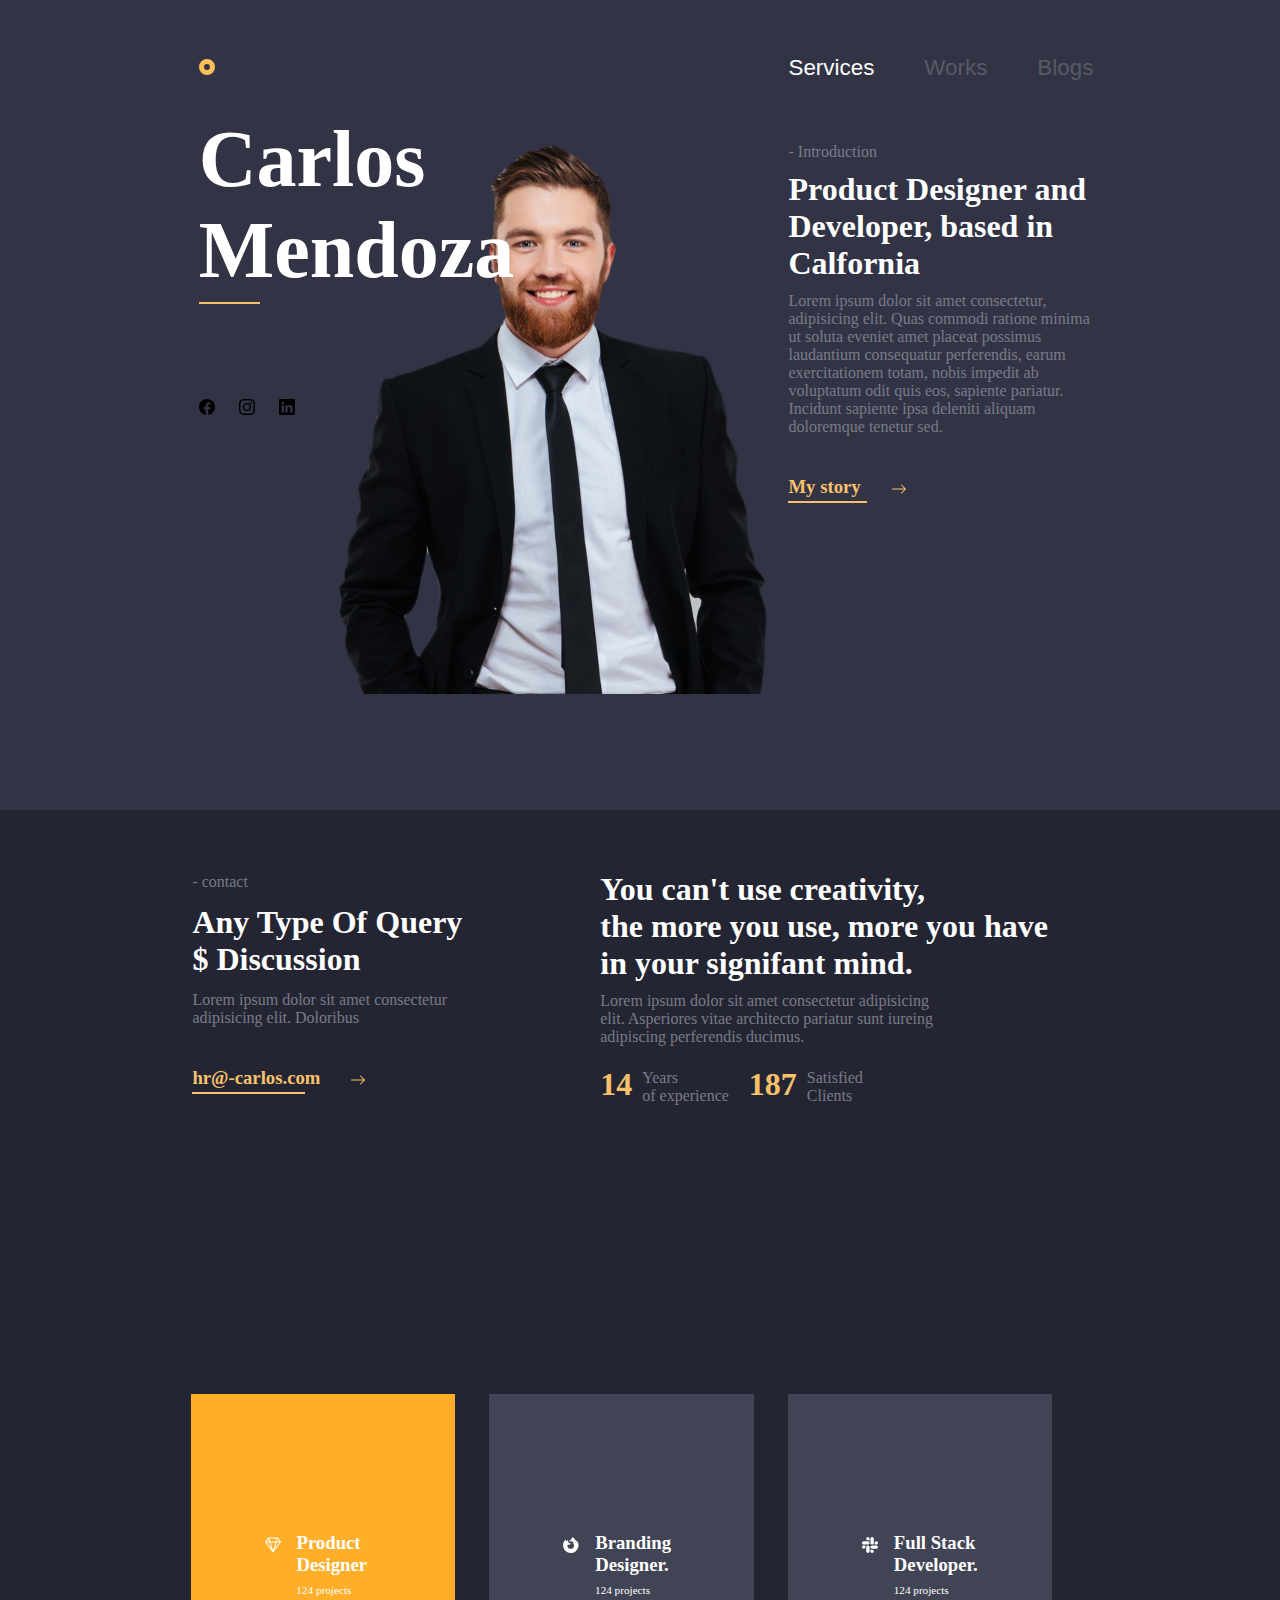
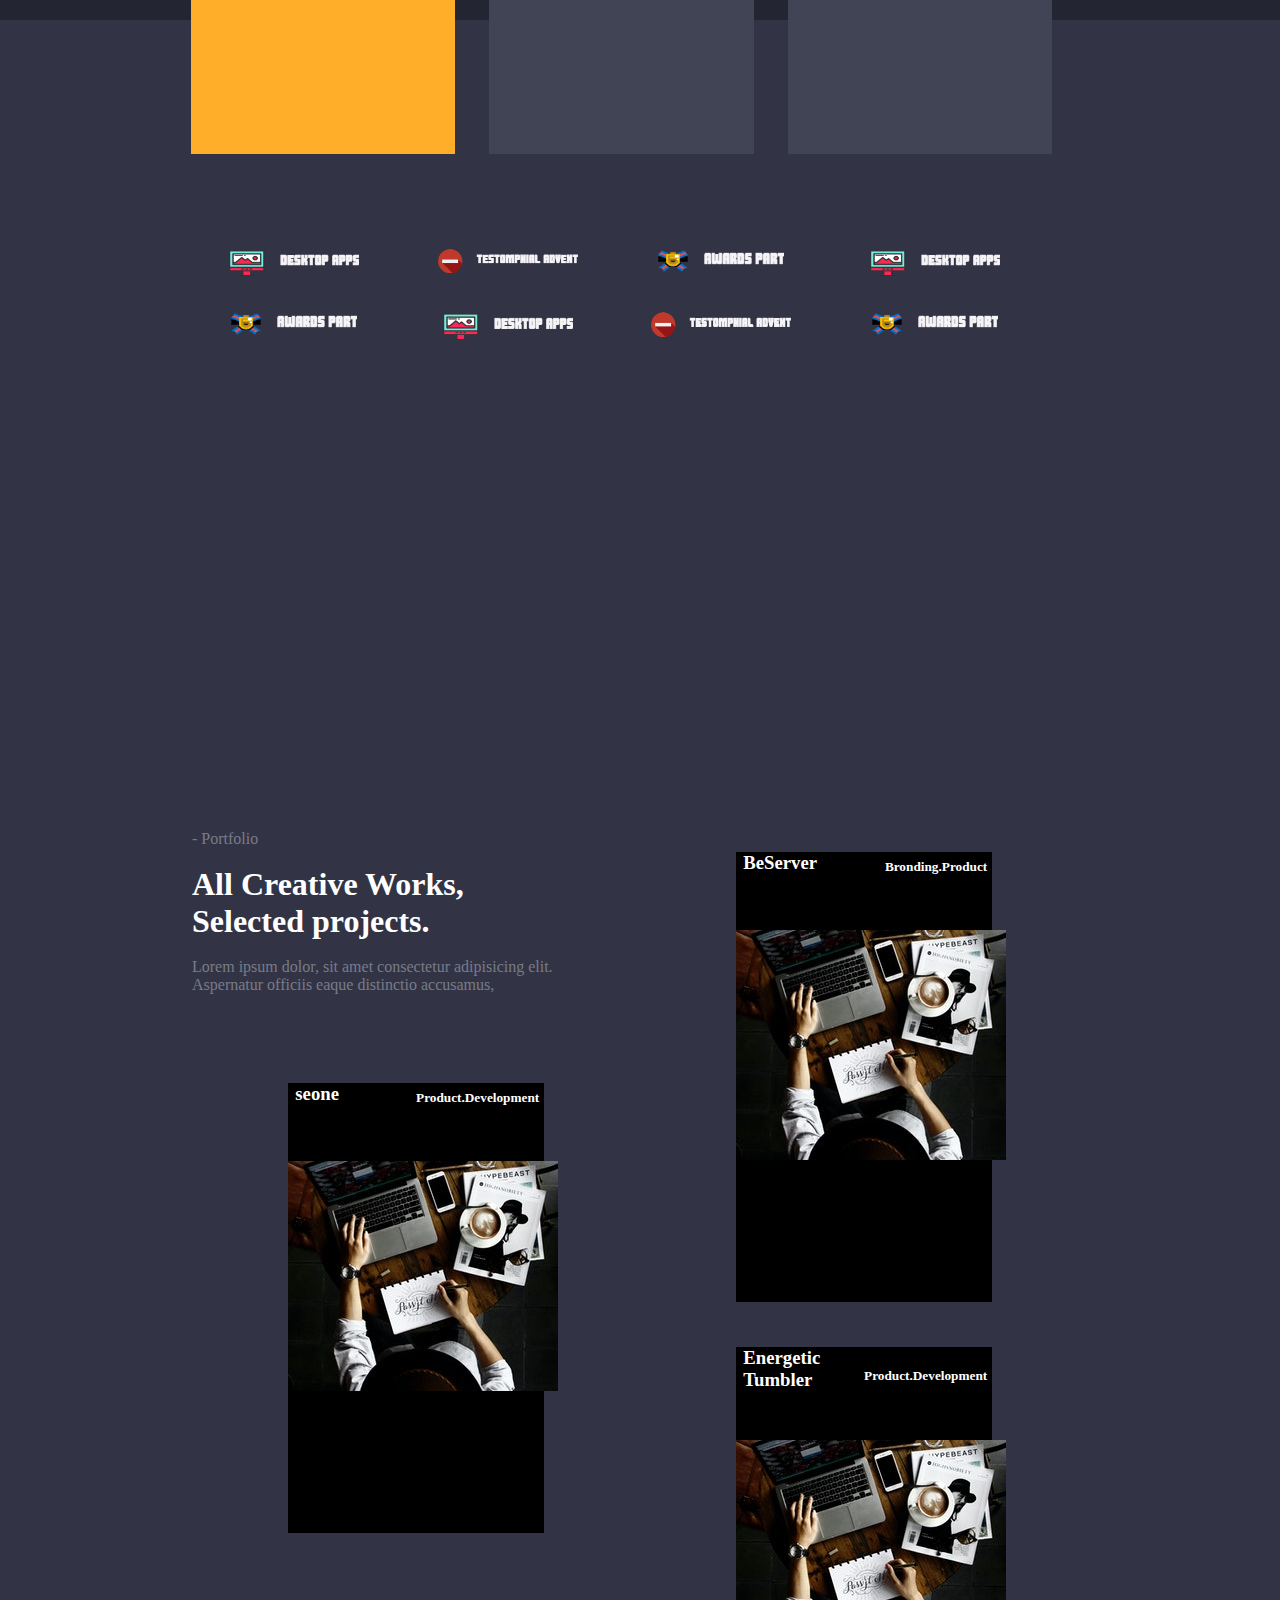
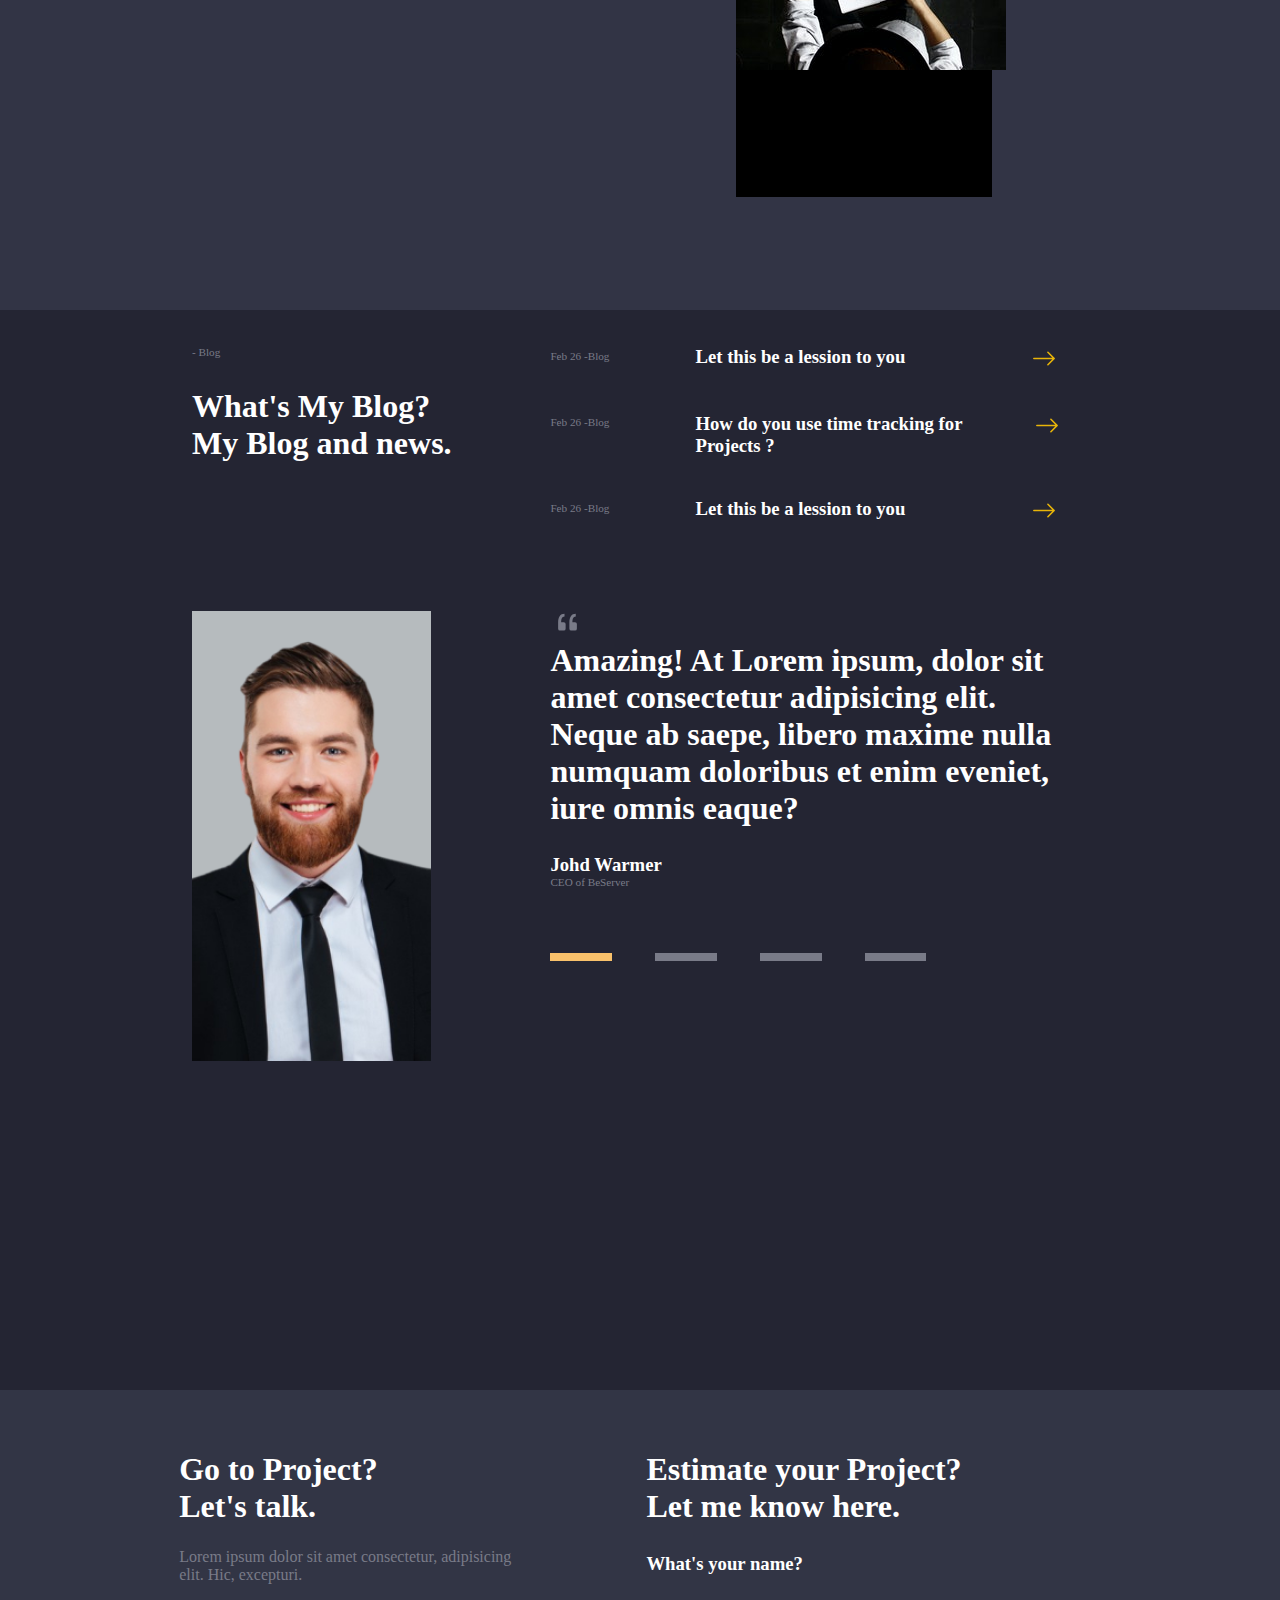
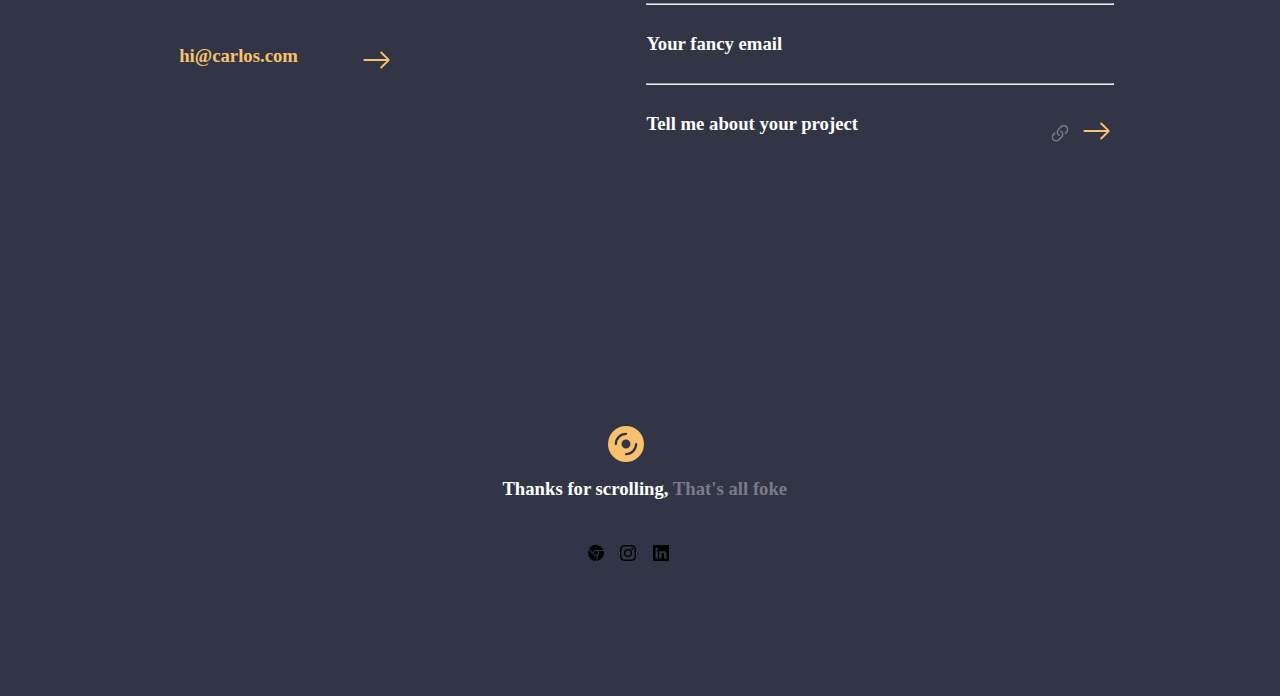
<file: Task_2/index.html>
<!DOCTYPE html>
<html lang="en">

<head>
    <meta charset="UTF-8">
    <meta http-equiv="X-UA-Compatible" content="IE=edge">
    <meta name="viewport" content="width=device-width, initial-scale=1.0">
    <title>OIBSIP</title>
    <link rel="stylesheet" href="index.css">
</head>

<body>

</body>
<div id="section">
    <div class="box">
        <div class="box_one" id="box_one_img">
            <div class="box_data">
                <div class="icon">
                    <svg xmlns="http://www.w3.org/2000/svg" width="16" height="16" fill="currentColor"
                        class="bi bi-record-circle-fill icon_circle" viewBox="0 0 16 16">
                        <path d="M16 8A8 8 0 1 1 0 8a8 8 0 0 1 16 0zm-8 3a3 3 0 1 0 0-6 3 3 0 0 0 0 6z" />
                    </svg>
                </div>
                <h1>Carlos<br>Mendoza</h1>
                <hr>
                <div class="social_box">
                    <div class="social_icons">
                        <svg xmlns="http://www.w3.org/2000/svg" width="16" height="16" fill="currentColor"
                            class="bi bi-facebook" viewBox="0 0 16 16">
                            <path
                                d="M16 8.049c0-4.446-3.582-8.05-8-8.05C3.58 0-.002 3.603-.002 8.05c0 4.017 2.926 7.347 6.75 7.951v-5.625h-2.03V8.05H6.75V6.275c0-2.017 1.195-3.131 3.022-3.131.876 0 1.791.157 1.791.157v1.98h-1.009c-.993 0-1.303.621-1.303 1.258v1.51h2.218l-.354 2.326H9.25V16c3.824-.604 6.75-3.934 6.75-7.951z" />
                        </svg>
                        <svg xmlns="http://www.w3.org/2000/svg" width="16" height="16" fill="currentColor"
                            class="bi bi-instagram instagram" viewBox="0 0 16 16">
                            <path
                                d="M8 0C5.829 0 5.556.01 4.703.048 3.85.088 3.269.222 2.76.42a3.917 3.917 0 0 0-1.417.923A3.927 3.927 0 0 0 .42 2.76C.222 3.268.087 3.85.048 4.7.01 5.555 0 5.827 0 8.001c0 2.172.01 2.444.048 3.297.04.852.174 1.433.372 1.942.205.526.478.972.923 1.417.444.445.89.719 1.416.923.51.198 1.09.333 1.942.372C5.555 15.99 5.827 16 8 16s2.444-.01 3.298-.048c.851-.04 1.434-.174 1.943-.372a3.916 3.916 0 0 0 1.416-.923c.445-.445.718-.891.923-1.417.197-.509.332-1.09.372-1.942C15.99 10.445 16 10.173 16 8s-.01-2.445-.048-3.299c-.04-.851-.175-1.433-.372-1.941a3.926 3.926 0 0 0-.923-1.417A3.911 3.911 0 0 0 13.24.42c-.51-.198-1.092-.333-1.943-.372C10.443.01 10.172 0 7.998 0h.003zm-.717 1.442h.718c2.136 0 2.389.007 3.232.046.78.035 1.204.166 1.486.275.373.145.64.319.92.599.28.28.453.546.598.92.11.281.24.705.275 1.485.039.843.047 1.096.047 3.231s-.008 2.389-.047 3.232c-.035.78-.166 1.203-.275 1.485a2.47 2.47 0 0 1-.599.919c-.28.28-.546.453-.92.598-.28.11-.704.24-1.485.276-.843.038-1.096.047-3.232.047s-2.39-.009-3.233-.047c-.78-.036-1.203-.166-1.485-.276a2.478 2.478 0 0 1-.92-.598 2.48 2.48 0 0 1-.6-.92c-.109-.281-.24-.705-.275-1.485-.038-.843-.046-1.096-.046-3.233 0-2.136.008-2.388.046-3.231.036-.78.166-1.204.276-1.486.145-.373.319-.64.599-.92.28-.28.546-.453.92-.598.282-.11.705-.24 1.485-.276.738-.034 1.024-.044 2.515-.045v.002zm4.988 1.328a.96.96 0 1 0 0 1.92.96.96 0 0 0 0-1.92zm-4.27 1.122a4.109 4.109 0 1 0 0 8.217 4.109 4.109 0 0 0 0-8.217zm0 1.441a2.667 2.667 0 1 1 0 5.334 2.667 2.667 0 0 1 0-5.334z" />
                        </svg>
                        <svg xmlns="http://www.w3.org/2000/svg" width="16" height="16" fill="currentColor"
                            class="bi bi-linkedin linkedin" viewBox="0 0 16 16">
                            <path
                                d="M0 1.146C0 .513.526 0 1.175 0h13.65C15.474 0 16 .513 16 1.146v13.708c0 .633-.526 1.146-1.175 1.146H1.175C.526 16 0 15.487 0 14.854V1.146zm4.943 12.248V6.169H2.542v7.225h2.401zm-1.2-8.212c.837 0 1.358-.554 1.358-1.248-.015-.709-.52-1.248-1.342-1.248-.822 0-1.359.54-1.359 1.248 0 .694.521 1.248 1.327 1.248h.016zm4.908 8.212V9.359c0-.216.016-.432.08-.586.173-.431.568-.878 1.232-.878.869 0 1.216.662 1.216 1.634v3.865h2.401V9.25c0-2.22-1.184-3.252-2.764-3.252-1.274 0-1.845.7-2.165 1.193v.025h-.016a5.54 5.54 0 0 1 .016-.025V6.169h-2.4c.03.678 0 7.225 0 7.225h2.4z" />
                        </svg>
                    </div>
                </div>
            </div>
        </div>
        <div class="box_two">
            <div class="top_nav">
                <ul>
                    <li class="service_btn">Services</li>
                    <li class="nav_btn">Works</li>
                    <li class="nav_btn">Blogs</li>
                </ul>
            </div>
            <div class="box_two_data">
                <p class="first_para">- Introduction</p>
                <h1>Product Designer and Developer, based in <br>Calfornia</h1>
                <p class="second_para">Lorem ipsum dolor sit amet consectetur, adipisicing elit. Quas commodi ratione
                    minima ut soluta eveniet amet placeat possimus laudantium consequatur perferendis, earum
                    exercitationem totam, nobis impedit ab voluptatum odit quis eos, sapiente pariatur. Incidunt
                    sapiente ipsa deleniti aliquam doloremque tenetur sed.
                </p>
                <div class="box_story">
                    <h3>My story</h3>
                    <svg xmlns="http://www.w3.org/2000/svg" width="16" height="16" fill="currentColor"
                        class="bi bi-arrow-right arrow_icon" viewBox="0 0 16 16">
                        <path fill-rule="evenodd"
                            d="M1 8a.5.5 0 0 1 .5-.5h11.793l-3.147-3.146a.5.5 0 0 1 .708-.708l4 4a.5.5 0 0 1 0 .708l-4 4a.5.5 0 0 1-.708-.708L13.293 8.5H1.5A.5.5 0 0 1 1 8z" />
                    </svg>
                </div>
                <hr>
            </div>
        </div>

    </div>

</div>
<div id="second_setion">
    <div class="box" id="box_2">
        <div class="first_box">
            <div class="first_box_data">
                <p class="first_box_para">- contact</p>
                <h1>Any Type Of Query <br>$ Discussion</h1>
                <p>Lorem ipsum dolor sit amet consectetur adipisicing elit. Doloribus</p>
                <div class="first_box_story">
                    <h3>hr@-carlos.com</h3>
                    <svg xmlns="http://www.w3.org/2000/svg" width="16" height="16" fill="currentColor"
                        class="bi bi-arrow-right arrow_icon" viewBox="0 0 16 16">
                        <path fill-rule="evenodd"
                            d="M1 8a.5.5 0 0 1 .5-.5h11.793l-3.147-3.146a.5.5 0 0 1 .708-.708l4 4a.5.5 0 0 1 0 .708l-4 4a.5.5 0 0 1-.708-.708L13.293 8.5H1.5A.5.5 0 0 1 1 8z" />
                    </svg>
                </div>
                <hr>
            </div>
        </div>
        <div class="second_box">
            <div class="second_box_data">
                <h1>You can't use creativity, <br> the more you use, more you have <br> in your signifant mind.</h1>
                <p>Lorem ipsum dolor sit amet consectetur adipisicing<br> elit. Asperiores vitae architecto pariatur
                    sunt iureing <br> adipiscing perferendis ducimus.
                </p>
                <div class="second_inner_boxes">
                    <div class="numbers">
                        <h1>14</h1>
                        <p>Years<br> of experience</p>
                    </div>
                    <div class="numbers">
                        <h1>187</h1>
                        <p>Satisfied <br>Clients</p>
                    </div>
                </div>
            </div>
        </div>
    </div>
    <div class="second_section_boxes">
        <div class="inner_boxes_data fisrt_box">
            <div class="inner_data">
                <svg xmlns="http://www.w3.org/2000/svg" width="16" height="16" fill="currentColor"
                    class="bi bi-gem diamond_icon" viewBox="0 0 16 16">
                    <path
                        d="M3.1.7a.5.5 0 0 1 .4-.2h9a.5.5 0 0 1 .4.2l2.976 3.974c.149.185.156.45.01.644L8.4 15.3a.5.5 0 0 1-.8 0L.1 5.3a.5.5 0 0 1 0-.6l3-4zm11.386 3.785-1.806-2.41-.776 2.413 2.582-.003zm-3.633.004.961-2.989H4.186l.963 2.995 5.704-.006zM5.47 5.495 8 13.366l2.532-7.876-5.062.005zm-1.371-.999-.78-2.422-1.818 2.425 2.598-.003zM1.499 5.5l5.113 6.817-2.192-6.82L1.5 5.5zm7.889 6.817 5.123-6.83-2.928.002-2.195 6.828z" />
                </svg>
                <h3>Product <br>Designer</h3>
            </div>
            <p>124 projects</p>
        </div>
        <div class="inner_boxes_data">
            <div class="inner_data">
                <svg xmlns="http://www.w3.org/2000/svg" width="16" height="16" fill="currentColor"
                    class="bi bi-browser-firefox diamond_icon" viewBox="0 0 16 16">
                    <path
                        d="M13.384 3.408c.535.276 1.22 1.152 1.556 1.963a7.98 7.98 0 0 1 .503 3.897l-.009.077a8.533 8.533 0 0 1-.026.224A7.758 7.758 0 0 1 .006 8.257v-.04c.016-.363.055-.724.114-1.082.01-.074.075-.42.09-.489l.01-.051a6.551 6.551 0 0 1 1.041-2.35c.217-.31.46-.6.725-.87.233-.238.487-.456.758-.65a1.5 1.5 0 0 1 .26-.137c-.018.268-.04 1.553.268 1.943h.003a5.744 5.744 0 0 1 1.868-1.443 3.597 3.597 0 0 0 .021 1.896c.07.047.137.098.2.152.107.09.226.207.454.433l.068.066.009.009a1.933 1.933 0 0 0 .213.18c.383.287.943.563 1.306.741.201.1.342.168.359.193l.004.008c-.012.193-.695.858-.933.858-2.206 0-2.564 1.335-2.564 1.335.087.997.714 1.839 1.517 2.357a3.72 3.72 0 0 0 .439.241c.076.034.152.065.228.094.325.115.665.18 1.01.194 3.043.143 4.155-2.804 3.129-4.745v-.001a3.005 3.005 0 0 0-.731-.9 2.945 2.945 0 0 0-.571-.37l-.003-.002a2.679 2.679 0 0 1 1.87.454 3.915 3.915 0 0 0-3.396-1.983c-.078 0-.153.005-.23.01l-.042.003V4.31h-.002a3.882 3.882 0 0 0-.8.14 6.454 6.454 0 0 0-.333-.314 2.321 2.321 0 0 0-.2-.152 3.594 3.594 0 0 1-.088-.383 4.88 4.88 0 0 1 1.352-.289l.05-.003c.052-.004.125-.01.205-.012C7.996 2.212 8.733.843 10.17.002l-.003.005.003-.001.002-.002h.002l.002-.002a.028.028 0 0 1 .015 0 .02.02 0 0 1 .012.007 2.408 2.408 0 0 0 .206.48c.06.103.122.2.183.297.49.774 1.023 1.379 1.543 1.968.771.874 1.512 1.715 2.036 3.02l-.001-.013a8.06 8.06 0 0 0-.786-2.353Z" />
                </svg>
                <h3>Branding <br>Designer.</h3>
            </div>
            <p>124 projects</p>
        </div>
        <div class="inner_boxes_data">
            <div class="inner_data">
                <svg xmlns="http://www.w3.org/2000/svg" width="16" height="16" fill="currentColor"
                    class="bi bi-slack diamond_icon" viewBox="0 0 16 16">
                    <path
                        d="M3.362 10.11c0 .926-.756 1.681-1.681 1.681S0 11.036 0 10.111C0 9.186.756 8.43 1.68 8.43h1.682v1.68zm.846 0c0-.924.756-1.68 1.681-1.68s1.681.756 1.681 1.68v4.21c0 .924-.756 1.68-1.68 1.68a1.685 1.685 0 0 1-1.682-1.68v-4.21zM5.89 3.362c-.926 0-1.682-.756-1.682-1.681S4.964 0 5.89 0s1.68.756 1.68 1.68v1.682H5.89zm0 .846c.924 0 1.68.756 1.68 1.681S6.814 7.57 5.89 7.57H1.68C.757 7.57 0 6.814 0 5.89c0-.926.756-1.682 1.68-1.682h4.21zm6.749 1.682c0-.926.755-1.682 1.68-1.682.925 0 1.681.756 1.681 1.681s-.756 1.681-1.68 1.681h-1.681V5.89zm-.848 0c0 .924-.755 1.68-1.68 1.68A1.685 1.685 0 0 1 8.43 5.89V1.68C8.43.757 9.186 0 10.11 0c.926 0 1.681.756 1.681 1.68v4.21zm-1.681 6.748c.926 0 1.682.756 1.682 1.681S11.036 16 10.11 16s-1.681-.756-1.681-1.68v-1.682h1.68zm0-.847c-.924 0-1.68-.755-1.68-1.68 0-.925.756-1.681 1.68-1.681h4.21c.924 0 1.68.756 1.68 1.68 0 .926-.756 1.681-1.68 1.681h-4.21z" />
                </svg>
                <h3>Full Stack <br>Developer.</h3>
            </div>
            <p>124 projects</p>
        </div>
    </div>
</div>
<div class="third_section_box">
    <div class="grid-container">
        <div class="item items">
            <img src="./Images/logos/onlinelogomaker-072322-1327-8406.png" alt="">
        </div>
        <div class="item items">
            <img src="./Images/logos/onlinelogomaker-072322-1329-9511.png" alt="">
        </div>
        <div class="item items">
            <img src="./Images/logos/onlinelogomaker-072322-1330-2778.png" alt="">
        </div>
        <div class="item items">
            <img src="./Images/logos/onlinelogomaker-072322-1327-8406.png" alt="">
        </div>
    </div>
    <div class="grid-container">
        <div class="item">
            <img src="./Images/logos/onlinelogomaker-072322-1330-2778.png" alt="">
        </div>
        <div class="item">
            <img src="./Images/logos/onlinelogomaker-072322-1327-8406.png" alt="">
        </div>
        <div class="item">
            <img src="./Images/logos/onlinelogomaker-072322-1329-9511.png" alt="">
        </div>
        <div class="item">
            <img src="./Images/logos/onlinelogomaker-072322-1330-2778.png" alt="">

        </div>
    </div>
</div>
<div class="fourth_section_box">
    <div class="fourth_box">
        <div class="four_first_box">
            <div class="fourth_inner_text_data" style="color: #797b88;">
                <p style="margin-bottom: 4%;">- Portfolio</p>
                <h1 style="color: white;">All Creative Works,<br> Selected projects.</h1>
                <p style="margin-top: 4%;">Lorem ipsum dolor, sit amet consectetur adipisicing elit. <br>Aspernatur
                    officiis
                    eaque distinctio accusamus,
                </p>
            </div>
            <div class="fourth_img_box" id="fourth_img_box">
                <div class="img_box_text_data">
                    <h3 style="margin-left: 3%; position: relative;">seone</h3>
                    <h5 style="text-align: right; margin-top: -6%; margin-right: 2%;">Product.Development</h5>
                </div>
                <div class="img_box">
                    <img src="./Images/img_3.jpg" alt="">

                </div>
            </div>
        </div>
        <div class="four_second_box">
            <div class="fourth_img_box">
                <div class="img_box_text_data">
                    <h3 style="margin-left: 3%; position: relative;">BeServer</h3>
                    <h5 style="text-align: right; margin-top: -6%; margin-right: 2%;">Bronding.Product</h5>
                </div>
                <div class="img_box">
                    <img src="./Images/img_3.jpg" alt="">

                </div>
            </div>
            <div class="fourth_img_box" id="fourth_fake_box">
                <div class="img_box_text_data">
                    <h3 style="margin-left: 3%; position: relative;">Energetic<br>Tumbler</h3>
                    <h5 style="text-align: right; margin-top: -9%; margin-right: 2%;">Product.Development</h5>
                </div>
                <div class="img_box">
                    <img src="./Images/img_3.jpg" alt="">

                </div>
            </div>
        </div>
    </div>
</div>
<div class="fifth_section_box">
    <div class="fourth_box">
        <div class="four_first_box fifth_boxes" style="width: 50%;">
            <div class="fifth_box_data">
                <div class="fifth_data">
                    <p style="font-size: 0.7rem; margin-bottom: 10%; color: #797b88;">- Blog</p>
                    <h1 style="color: white;">What's My Blog?<br> My Blog and news.</h1>
                </div>
                <div class="fifth_img_box" style="margin-top: 50%;">
                    <div class="fifth_img_bg"></div>
                </div>
            </div>
        </div>
        <fiv class="four_second_box fifth_boxes">
            <div class="fourth_second_box_data">
                <div class="fourth_inner_box_details">
                    <div class="fourth_box_inner_data">
                        <div class="box_inner_data">
                            <p style="font-size: 0.7rem; margin-top: 0.7%; color: #797b88;">Feb 26 -Blog</p>
                            <h3 style="margin-left: 16%; color: white;">Let this be a lession to you</h3>
                            <svg style="margin-left: 23%; color: #E8B509;" xmlns="http://www.w3.org/2000/svg" width="30"
                                height="25" fill="currentColor" class="bi bi-arrow-right" viewBox="0 0 16 16">
                                <path fill-rule="evenodd"
                                    d="M1 8a.5.5 0 0 1 .5-.5h11.793l-3.147-3.146a.5.5 0 0 1 .708-.708l4 4a.5.5 0 0 1 0 .708l-4 4a.5.5 0 0 1-.708-.708L13.293 8.5H1.5A.5.5 0 0 1 1 8z" />
                            </svg>
                        </div>
                        <div class="box_inner_data">
                            <p style="font-size: 0.7rem; margin-top: 0.7%; color: #797b88;">Feb 26 -Blog</p>
                            <h3 style="margin-left: 16%; color: white;">How do you use time tracking for <br>Projects ?
                            </h3>
                            <svg style="margin-left: 13%; color: #E8B509;" xmlns="http://www.w3.org/2000/svg" width="30"
                                height="25" fill="currentColor" class="bi bi-arrow-right" viewBox="0 0 16 16">
                                <path fill-rule="evenodd"
                                    d="M1 8a.5.5 0 0 1 .5-.5h11.793l-3.147-3.146a.5.5 0 0 1 .708-.708l4 4a.5.5 0 0 1 0 .708l-4 4a.5.5 0 0 1-.708-.708L13.293 8.5H1.5A.5.5 0 0 1 1 8z" />
                            </svg>
                        </div>
                        <div class="box_inner_data">
                            <p style="font-size: 0.7rem; margin-top: 0.7%; color: #797b88;">Feb 26 -Blog</p>
                            <h3 style="margin-left: 16%; color: white;">Let this be a lession to you</h3>
                            <svg style="margin-left: 23%; color: #E8B509;" xmlns="http://www.w3.org/2000/svg" width="30"
                                height="25" fill="currentColor" class="bi bi-arrow-right" viewBox="0 0 16 16">
                                <path fill-rule="evenodd"
                                    d="M1 8a.5.5 0 0 1 .5-.5h11.793l-3.147-3.146a.5.5 0 0 1 .708-.708l4 4a.5.5 0 0 1 0 .708l-4 4a.5.5 0 0 1-.708-.708L13.293 8.5H1.5A.5.5 0 0 1 1 8z" />
                            </svg>
                        </div>
                        <div class="inner_fifth_box_data" style="color: white; margin-left: 10%;">
                            <svg style="color: #797b88; margin-top: 8%;" xmlns="http://www.w3.org/2000/svg" width="35"
                                height="30" fill="currentColor" class="bi bi-quote" viewBox="0 0 16 16">
                                <path
                                    d="M12 12a1 1 0 0 0 1-1V8.558a1 1 0 0 0-1-1h-1.388c0-.351.021-.703.062-1.054.062-.372.166-.703.31-.992.145-.29.331-.517.559-.683.227-.186.516-.279.868-.279V3c-.579 0-1.085.124-1.52.372a3.322 3.322 0 0 0-1.085.992 4.92 4.92 0 0 0-.62 1.458A7.712 7.712 0 0 0 9 7.558V11a1 1 0 0 0 1 1h2Zm-6 0a1 1 0 0 0 1-1V8.558a1 1 0 0 0-1-1H4.612c0-.351.021-.703.062-1.054.062-.372.166-.703.31-.992.145-.29.331-.517.559-.683.227-.186.516-.279.868-.279V3c-.579 0-1.085.124-1.52.372a3.322 3.322 0 0 0-1.085.992 4.92 4.92 0 0 0-.62 1.458A7.712 7.712 0 0 0 3 7.558V11a1 1 0 0 0 1 1h2Z" />
                            </svg>
                            <h1>Amazing! At Lorem ipsum, dolor sit amet consectetur adipisicing elit. Neque ab saepe,
                                libero maxime nulla numquam doloribus et enim eveniet, iure omnis eaque?</h1>
                            <h3 style="margin-top: 5%;">Johd Warmer</h3>
                            <p style="color: #797b88; font-size: 0.7rem;">CEO of BeServer</p>
                            <div class="hr_line">
                                <hr style="border: 4px solid #f9c16b;">
                                <hr class="hr_margin">
                                <hr class="hr_margin">
                                <hr class="hr_margin">
                            </div>
                        </div>
                    </div>
                </div>
            </div>
        </fiv>
    </div>
</div>
<div class="sixth_section_box">
    <div class="box_container">
        <div class="inner_box_containers">
            <div class="inner_boxes_containers_data">
                <div class="inner_boxes_container" id="inner_boxes_container_one">
                    <h1 style="color: white; margin-top: 13%;">Go to Project?<br>Let's talk.</h1>
                    <p style="color: #797b88; margin-top: 5%;">Lorem ipsum dolor sit amet consectetur, adipisicing
                        <br>elit. Hic, excepturi.
                    </p>
                    <div class="arrow_Data" style="display: flex; margin-top: 13%;">
                        <h3 style="color: #f9c16b;">hi@carlos.com</h3>
                        <svg style="color: #f9c16b; margin-left: 13%;" xmlns="http://www.w3.org/2000/svg" width="35"
                            height="30" fill="currentColor" class="bi bi-arrow-right" viewBox="0 0 16 16">
                            <path fill-rule="evenodd"
                                d="M1 8a.5.5 0 0 1 .5-.5h11.793l-3.147-3.146a.5.5 0 0 1 .708-.708l4 4a.5.5 0 0 1 0 .708l-4 4a.5.5 0 0 1-.708-.708L13.293 8.5H1.5A.5.5 0 0 1 1 8z" />
                        </svg>
                    </div>
                </div>
                <div class="inner_boxes_container" style="color: white;">
                    <h1 style="margin-top: 13%;">Estimate your Project?<br>Let me know here.</h1>
                    <div class="boxese">
                        <h3>What's your name?</h3>
                        <hr>
                        <h3>Your fancy email</h3>
                        <hr>
                        <h3>Tell me about your project</h3>

                        <div class="about_inner_box" style="float: right; margin-top: -4%;">
                            <svg style="color: #797b88;" xmlns="http://www.w3.org/2000/svg" width="30" height="24"
                                fill="currentColor" class="bi bi-link-45deg" viewBox="0 0 16 16">
                                <path
                                    d="M4.715 6.542 3.343 7.914a3 3 0 1 0 4.243 4.243l1.828-1.829A3 3 0 0 0 8.586 5.5L8 6.086a1.002 1.002 0 0 0-.154.199 2 2 0 0 1 .861 3.337L6.88 11.45a2 2 0 1 1-2.83-2.83l.793-.792a4.018 4.018 0 0 1-.128-1.287z" />
                                <path
                                    d="M6.586 4.672A3 3 0 0 0 7.414 9.5l.775-.776a2 2 0 0 1-.896-3.346L9.12 3.55a2 2 0 1 1 2.83 2.83l-.793.792c.112.42.155.855.128 1.287l1.372-1.372a3 3 0 1 0-4.243-4.243L6.586 4.672z" />
                            </svg>
                            <svg style="color: #f9c16b;" xmlns="http://www.w3.org/2000/svg" width="35" height="30"
                                fill="currentColor" class="bi bi-arrow-right" viewBox="0 0 16 16">
                                <path fill-rule="evenodd"
                                    d="M1 8a.5.5 0 0 1 .5-.5h11.793l-3.147-3.146a.5.5 0 0 1 .708-.708l4 4a.5.5 0 0 1 0 .708l-4 4a.5.5 0 0 1-.708-.708L13.293 8.5H1.5A.5.5 0 0 1 1 8z" />
                            </svg>
                        </div>
                    </div>
                </div>
            </div>
            <div class="bottom_box">
                <div class="bottom_box_data">
                    <svg style="margin-left: 17%; color: #f9c16b;" xmlns="http://www.w3.org/2000/svg" width="36"
                        height="36" fill="currentColor" class="bi bi-disc-fill" viewBox="0 0 16 16">
                        <path
                            d="M16 8A8 8 0 1 1 0 8a8 8 0 0 1 16 0zm-6 0a2 2 0 1 0-4 0 2 2 0 0 0 4 0zM4 8a4 4 0 0 1 4-4 .5.5 0 0 0 0-1 5 5 0 0 0-5 5 .5.5 0 0 0 1 0zm9 0a.5.5 0 1 0-1 0 4 4 0 0 1-4 4 .5.5 0 0 0 0 1 5 5 0 0 0 5-5z" />
                    </svg>
                    <h3 style="color: white; margin-top: 2%;">Thanks for scrolling, <span style="color: #797b88;">
                            That's all foke</span></h3>
                    <div class="footer_icons">
                        <svg xmlns="http://www.w3.org/2000/svg" width="16" height="16" fill="currentColor"
                            class="bi bi-browser-chrome" viewBox="0 0 16 16">
                            <path fill-rule="evenodd"
                                d="M16 8a8.001 8.001 0 0 1-7.022 7.94l1.902-7.098a2.995 2.995 0 0 0 .05-1.492A2.977 2.977 0 0 0 10.237 6h5.511A8 8 0 0 1 16 8ZM0 8a8 8 0 0 0 7.927 8l1.426-5.321a2.978 2.978 0 0 1-.723.255 2.979 2.979 0 0 1-1.743-.147 2.986 2.986 0 0 1-1.043-.7L.633 4.876A7.975 7.975 0 0 0 0 8Zm5.004-.167L1.108 3.936A8.003 8.003 0 0 1 15.418 5H8.066a2.979 2.979 0 0 0-1.252.243 2.987 2.987 0 0 0-1.81 2.59ZM8 10a2 2 0 1 0 0-4 2 2 0 0 0 0 4Z" />
                        </svg>
                        <svg xmlns="http://www.w3.org/2000/svg" width="16" height="16" fill="currentColor"
                            class="bi bi-instagram" viewBox="0 0 16 16">
                            <path
                                d="M8 0C5.829 0 5.556.01 4.703.048 3.85.088 3.269.222 2.76.42a3.917 3.917 0 0 0-1.417.923A3.927 3.927 0 0 0 .42 2.76C.222 3.268.087 3.85.048 4.7.01 5.555 0 5.827 0 8.001c0 2.172.01 2.444.048 3.297.04.852.174 1.433.372 1.942.205.526.478.972.923 1.417.444.445.89.719 1.416.923.51.198 1.09.333 1.942.372C5.555 15.99 5.827 16 8 16s2.444-.01 3.298-.048c.851-.04 1.434-.174 1.943-.372a3.916 3.916 0 0 0 1.416-.923c.445-.445.718-.891.923-1.417.197-.509.332-1.09.372-1.942C15.99 10.445 16 10.173 16 8s-.01-2.445-.048-3.299c-.04-.851-.175-1.433-.372-1.941a3.926 3.926 0 0 0-.923-1.417A3.911 3.911 0 0 0 13.24.42c-.51-.198-1.092-.333-1.943-.372C10.443.01 10.172 0 7.998 0h.003zm-.717 1.442h.718c2.136 0 2.389.007 3.232.046.78.035 1.204.166 1.486.275.373.145.64.319.92.599.28.28.453.546.598.92.11.281.24.705.275 1.485.039.843.047 1.096.047 3.231s-.008 2.389-.047 3.232c-.035.78-.166 1.203-.275 1.485a2.47 2.47 0 0 1-.599.919c-.28.28-.546.453-.92.598-.28.11-.704.24-1.485.276-.843.038-1.096.047-3.232.047s-2.39-.009-3.233-.047c-.78-.036-1.203-.166-1.485-.276a2.478 2.478 0 0 1-.92-.598 2.48 2.48 0 0 1-.6-.92c-.109-.281-.24-.705-.275-1.485-.038-.843-.046-1.096-.046-3.233 0-2.136.008-2.388.046-3.231.036-.78.166-1.204.276-1.486.145-.373.319-.64.599-.92.28-.28.546-.453.92-.598.282-.11.705-.24 1.485-.276.738-.034 1.024-.044 2.515-.045v.002zm4.988 1.328a.96.96 0 1 0 0 1.92.96.96 0 0 0 0-1.92zm-4.27 1.122a4.109 4.109 0 1 0 0 8.217 4.109 4.109 0 0 0 0-8.217zm0 1.441a2.667 2.667 0 1 1 0 5.334 2.667 2.667 0 0 1 0-5.334z" />
                        </svg>
                        <svg xmlns="http://www.w3.org/2000/svg" width="16" height="16" fill="currentColor"
                            class="bi bi-linkedin" viewBox="0 0 16 16">
                            <path
                                d="M0 1.146C0 .513.526 0 1.175 0h13.65C15.474 0 16 .513 16 1.146v13.708c0 .633-.526 1.146-1.175 1.146H1.175C.526 16 0 15.487 0 14.854V1.146zm4.943 12.248V6.169H2.542v7.225h2.401zm-1.2-8.212c.837 0 1.358-.554 1.358-1.248-.015-.709-.52-1.248-1.342-1.248-.822 0-1.359.54-1.359 1.248 0 .694.521 1.248 1.327 1.248h.016zm4.908 8.212V9.359c0-.216.016-.432.08-.586.173-.431.568-.878 1.232-.878.869 0 1.216.662 1.216 1.634v3.865h2.401V9.25c0-2.22-1.184-3.252-2.764-3.252-1.274 0-1.845.7-2.165 1.193v.025h-.016a5.54 5.54 0 0 1 .016-.025V6.169h-2.4c.03.678 0 7.225 0 7.225h2.4z" />
                        </svg>
                    </div>
                </div>
            </div>
        </div>
    </div>
</div>

</html>
</file>
<file: Task_2/index.css>
* {
    margin: 0;
    padding: 0;
}

#section {
    background-color: #323445;
    width: 100%; 
    height: 90vh;
}

.box {
    display: flex;
    flex-direction: row;
    margin-left: 4%;
}

/* ____________________________________Box one________________________________ */
.box_one {
    width: 60%;
    height: 90vh;

}

#box_one_img {
    background-image: url('./Images/person-3.png');
    background-position: right;
    background-repeat: no-repeat;
}

.box_data {
    margin-top: 8%;
    margin-left: 20%;
}

.box_data .icon .icon_circle {
    color: #fec158;
}

.social_box {
    margin-top: 16%;
}

.box_data h1 {
    font-size: 5rem;
    margin-top: 6%;
    color: white;
}

.box_data hr {
    width: 10%;
    border: 1px solid #f9c16b;
    margin-top: 1%;
}

.box_data .social_icons {
    display: inline;
}

.social_icons .instagram {
    margin-left: 20px;
}

.social_icons .linkedin {
    margin-left: 20px;
}

/* ____________________________________Box two________________________________ */

.box_two {
    width: 25%;
    height: 90vh;
}

.top_nav {
    margin-top: 18%;
}

.top_nav ul {
    display: flex;
}

.top_nav ul li {
    text-decoration: none;
    list-style: none;
    font-size: 1.4rem;
    font-family: 'Franklin Gothic Medium', 'Arial Narrow', Arial, sans-serif;
}

ul .service_btn {
    color: white;
}

ul .nav_btn {
    margin-left: 50px;
    color: #585a65;
}

.box_two_data {
    margin-top: 20%;
}

.box_two_data p {
    color: #797b88;
}

.box_two_data h1 {
    color: white;
}

.box_two_data .first_para {
    margin-bottom: 10px;
}

.box_two_data .second_para {
    margin-top: 10px;
}

.box_two_data .box_story {
    display: flex;
    margin-top: 40px;
}

.box_story .arrow_icon {
    margin-left: 30px;
    color: #f9c16b;
    font-weight: bold;
    margin-top: 5px;
}

.box_story h3 {
    color: #f9c16b;

}

.box_two_data hr {
    width: 25%;
    border: 1px solid #f9c16b;
    margin-top: 1%;
}

/* _____________________________________Second Section_____________________________ */

#second_setion {
    background-color: #242533;
    width: 100%;
    height: 90vh;
}

#box_2 {
    margin-left: 14%;
}

.first_box_data {
    margin-left: 4%;
}

.box .first_box {
    width: 30%;
    height: 50vh;
    /* background-color: #ec8cd4; */
}

.first_box .first_box_data .first_box_para {
    margin-top: 20%;
    margin-bottom: 4%;
    color: #797b88;
}

.first_box_data h1 {
    color: white;
}

.first_box .first_box_data p {
    margin-top: 4%;
    color: #797b88;
}

.first_box_story {
    display: flex;
    margin-top: 40px;
}

.first_box_story .arrow_icon {
    margin-left: 30px;
    color: #f9c16b;
    font-weight: bold;
    margin-top: 5px;
}

.first_box_story h3 {
    color: #f9c16b;

}

.first_box_data hr {
    width: 35%;
    border: 1px solid #f9c16b;
    margin-top: 1%;
}

.second_box {
    width: 55%;
    height: 50vh;
    /* background-color: rgb(14, 79, 136); */
}

.second_box_data {
    margin-top: 10%;
    margin-left: 15%;

}

.second_box_data h1 {
    color: white;
}

.second_box_data p {
    color: #797b88;
    margin-top: 2%;
}

.second_inner_boxes {
    display: flex;
    margin-top: 4%;
    color: #797b88;
}

.second_inner_boxes h1 {
    color: #f9c16b;
}

.numbers {
    display: flex;
    margin-right: 20px;
}

.numbers p {
    margin-left: 10px;
}

/* ___________________________Boxes______________________ */
.second_section_boxes {
    margin-left: 13%;
    width: 70%;
    height: 40vh;
    display: flex;
}

.second_section_boxes .inner_boxes_data {
    background-color: #414455;
    width: 32.3%;
    height: 40vh;
    margin: 10px;
    margin-left: 2.7%;
    color: white;
    margin-top: 15%;
}

.fisrt_box {
    background-color: #feae28 !important;
}

.inner_data {
    display: flex;
    margin-top: 50%;
}

.inner_data .diamond_icon {
    margin-top: 4%;
    margin-left: 28%;
}

.inner_data h3 {
    margin-left: 6%;
    margin-top: 2%;
}

.inner_boxes_data p {
    margin-left: 40%;
    margin-top: 3%;
    font-size: 0.7rem;
}

/* _______________________________________Third box ______________________________ */
.third_section_box {
    background-color: #323445;
    width: 100%;
    height: 90vh;
}

.grid-container {
    display: grid;
    grid-template-columns: auto auto auto auto;
    padding: 10px;
    margin: 0 17% 0 14.7%;
}



.items {
    margin-top: 100%;
}

.item img {
    width: 90%;
    color: white;

}

/* ______________________________________________Fouth section________________________________ */
.fourth_section_box {
    background-color: #323445;
    width: 100%;
    height: 120vh;
}

.fourth_box {
    width: 70%;
    height: 120vh;
    /* background-color: aliceblue; */
    margin: auto;
    display: flex;
}

.four_first_box {
    width: 50%;
    height: 120vh;
    /* background-color: #f9c16b; */
}

#fourth_img_box {
    margin-top: 20%;
}

.fourth_img_box {
    width: 57.3%;
    height: 50vh;
    background-color: black;
    color: white;
    margin: auto;
    margin-top: 5%;

}

.img_box {
    background-repeat: no-repeat;
    width: 80%;
    height: 40vh;
    margin-bottom: 1%;
}

.img_box img {
    margin-top: 27%;
}

.four_second_box {
    width: 50%;
    height: 120vh;
    /* background-color: aquamarine; */
}

#fourth_fake_box {
    margin-top: 10%;
}

/* __________________________________________________Fifth Section______________________________________ */
.fifth_section_box {
    background-color: #242533;
    width: 100%;
    /* height: 100vh; */
}

.fifth_boxes {
    /* background-color: #f9c16b; */
    height: 93vh;
    width: 100%;
    margin-top: 4%;
}

.fifth_img_box {
    background-color: rgb(182, 187, 190);
    width: 80%;
    height: 50vh;
    background-image: url('./Images/person-4.png');
    background-position: center;
    background-repeat: no-repeat;
    background-size: cover;
}

.box_inner_data {
    display: flex;
    margin-left: 10%;
    margin-bottom: 7%;
}

.hr_line {
    display: flex;
    margin-top: 6%;
}

.hr_line hr {
    width: 10%;
    border: 4px solid #797b88;
}

.hr_margin {
    margin-left: 8%;
}

/* ________________________________________Sexth Section __________________________________ */
.sixth_section_box {
    background-color: #323545;
}

.inner_boxes_containers_data {
    width: 73%;
    /* background-color: #f9c16b; */
    margin: 0 0 0 14%;
    display: flex;
}

.inner_boxes_container {
    width: 100%;
    height: 60vh;
    /* background-color: aqua; */
}

.boxese h3,
hr {
    margin-top: 6%;
}

.bottom_box {
    width: 75%;
    height: 30vh;
    /* background-color: blueviolet; */
    margin-left: 13%;
}

.bottom_box_data {
    margin-left: 35%;
    margin-top: 10%;
    justify-content: center;
    align-items: center;
}

.footer_icons {
    display: flex;
    margin-left: 11%;
}

.footer_icons svg {
    margin-left: 3%;
    margin-top: 8%;
}
</file>
